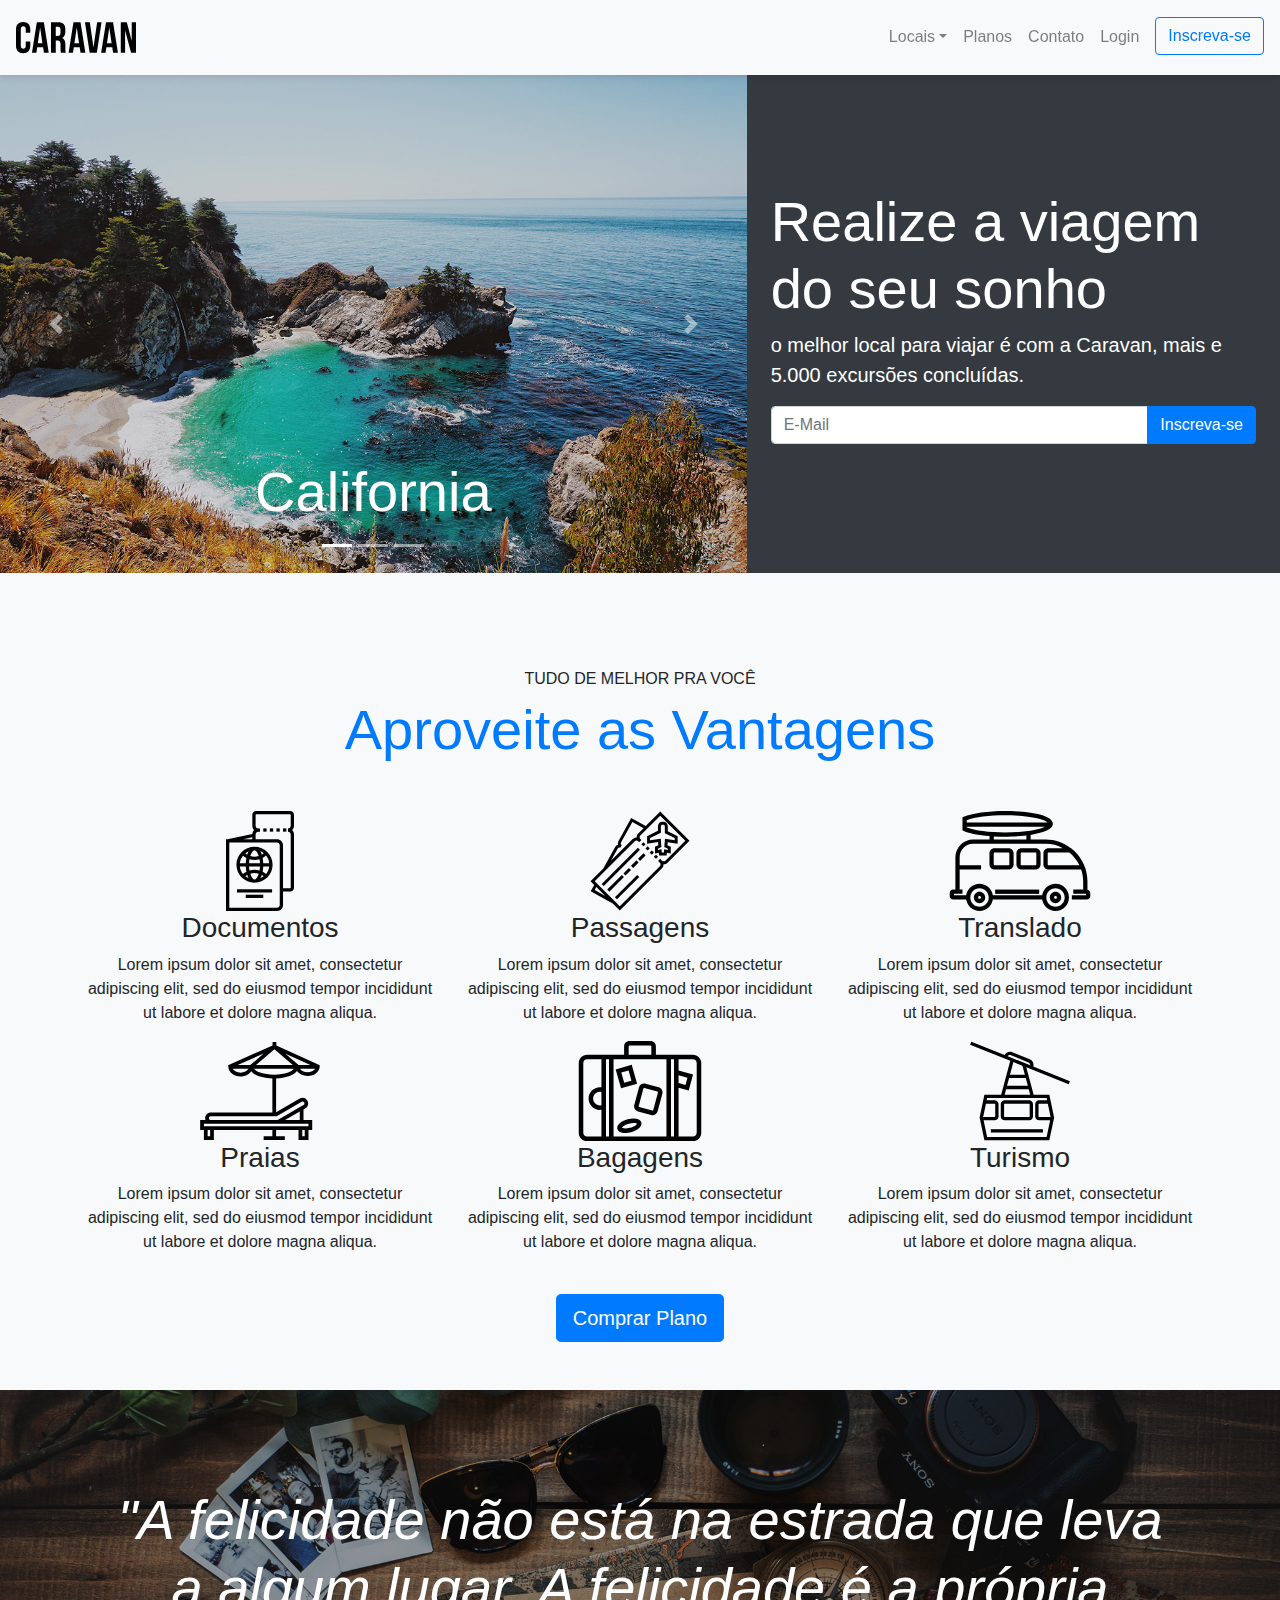
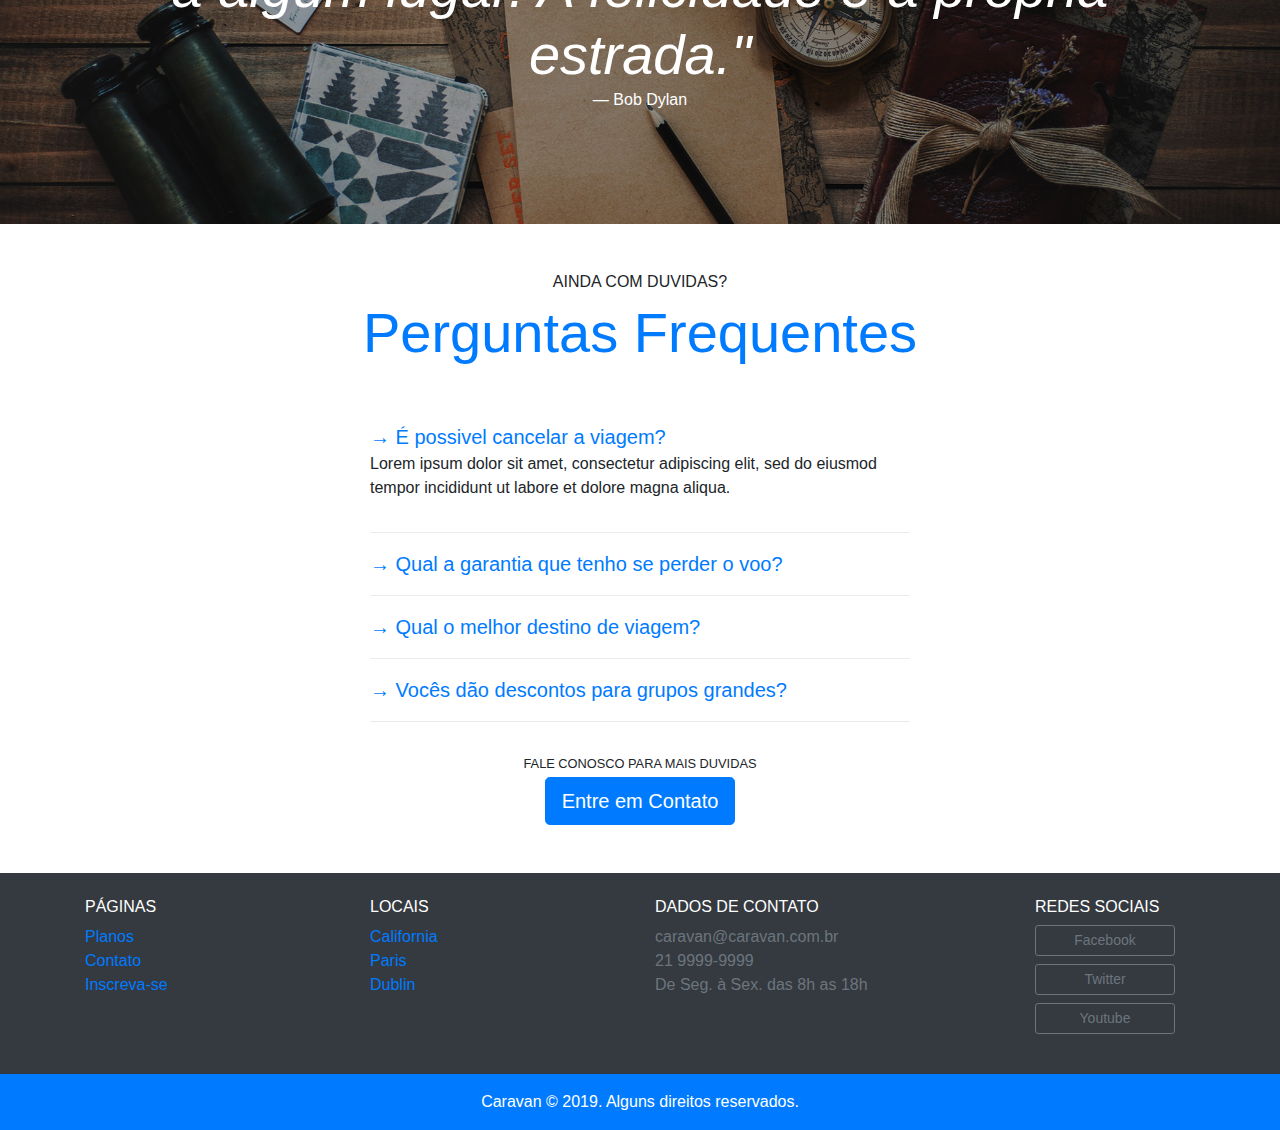
<file: index.html>
<!DOCTYPE html>
<html lang="en">
  <head>
    <meta charset="UTF-8" />
    <meta name="viewport" content="width=device-width, initial-scale=1.0" />
    <meta http-equiv="X-UA-Compatible" content="ie=edge" />
    <link rel="stylesheet" href="css/bootstrap.css" />
    <link rel="stylesheet" href="css/style.css" />
    <title>Caravan</title>
  </head>
  <body>
    <!-- Navbar -->
    <nav class="navbar navbar-expand-md navbar-light bg-light fixed-top py-3 box-shadow">
      <a href="index.html" class="navbar-brand">
        <img src="img/caravan.svg" alt="Caravan" />
      </a>
      <button
        class="navbar-toggler"
        type="button"
        data-toggle="collapse"
        data-target="#navbarSupportedContent"
        aria-controls="navbarSupportedContent"
        aria-expanded="false"
        aria-label="Toggle navigation"
      >
        <span class="navbar-toggler-icon"></span>
      </button>
      <div class="collapse navbar-collapse" id="navbarSupportedContent">
        <ul class="navbar-nav ml-auto">
          <li class="nav-item dropdown">
            <a
              href="#"
              class="nav-link dropdown-toggle"
              id="navbarDropdown"
              role="button"
              data-toggle="dropdown"
              aria-haspopup="true"
              aria-expanded="false"
              >Locais</a
            >
            <div class="dropdown-menu" aria-labelledby="navbarDropdown">
              <a href="local.html" class="dropdown-item">California</a>
              <a href="local.html" class="dropdown-item">Paris</a>
              <a href="local.html" class="dropdown-item">Dublin</a>
            </div>
          </li>
          <li class="nav-item">
            <a href="planos.html" class="nav-link">Planos</a>
          </li>
          <li class="nav-item">
            <a href="contato.html" class="nav-link">Contato</a>
          </li>
          <li class="nav-item">
            <a href="#" data-toggle="modal" data-target="#loginModal" class="nav-link">Login</a>
          </li>
          <li class="nav-item">
            <a href="inscricao.html" class="btn btn-outline-primary ml-md-2">Inscreva-se</a>
          </li>
        </ul>
      </div>
    </nav>
    <!-- End Navbar -->

    <!-- Carousel -->
    <section class="container-fluid">
      <div class="row bg-dark text-white align-items-center">
        <div class="col-lg-7 p-0">
          <div id="caroulselCities" class="carousel slide" data-ride="carousel">
            <ol class="carousel-indicators">
              <li data-target="#caroulselCities" data-slide-to="0" class="active"></li>
              <li data-target="#caroulselCities" data-slide-to="1"></li>
              <li data-target="#caroulselCities" data-slide-to="2"></li>
            </ol>
            <div class="carousel-inner">
              <div class="carousel-item active">
                <img src="img/california.jpg" class="d-block w-100" alt="California" />
                <div class="carousel-caption">
                  <h3 class="display-4">California</h3>
                </div>
              </div>
              <div class="carousel-item">
                <img src="img/dublin.jpg" class="d-block w-100" alt="Dublin" />
                <div class="carousel-caption">
                  <h3 class="display-4">Dublin</h3>
                </div>
              </div>
              <div class="carousel-item">
                <img src="img/paris.jpg" class="d-block w-100" alt="Paris" />
                <div class="carousel-caption">
                  <h3 class="display-4">Paris</h3>
                </div>
              </div>
            </div>
            <a
              class="carousel-control-prev"
              href="#caroulselCities"
              role="button"
              data-slide="prev"
            >
              <span class="carousel-control-prev-icon" aria-hidden="true"></span>
              <span class="sr-only">Previous</span>
            </a>
            <a
              class="carousel-control-next"
              href="#caroulselCities"
              role="button"
              data-slide="next"
            >
              <span class="carousel-control-next-icon" aria-hidden="true"></span>
              <span class="sr-only">Next</span>
            </a>
          </div>
        </div>
        <div class="col-lg-5 p-4 align-self-center">
          <h1 class="display-4">Realize a viagem do seu sonho</h1>
          <p class="lead">
            o melhor local para viajar é com a Caravan, mais e 5.000 excursões concluídas.
          </p>
          <form action="">
            <div class="input-group input-group-lg">
              <div class="input-group mb-3">
                <input
                  type="text"
                  class="form-control"
                  placeholder="E-Mail"
                  aria-label="E-Mail"
                  aria-describedby="button-addon2"
                />
                <div class="input-group-append">
                  <button class="btn btn-primary" type="button" id="button-addon2">
                    Inscreva-se
                  </button>
                </div>
              </div>
            </div>
          </form>
        </div>
      </div>
    </section>
    <!-- End Caroulsel -->
    <!-- Benefits -->
    <section class="py-5 bg-light text-center">
      <div class="container">
        <div class="my-5">
          <span class="h6 d-block">TUDO DE MELHOR PRA VOCÊ</span>
          <h2 class="display-4 text-primary">Aproveite as Vantagens</h2>
        </div>
        <div class="row">
          <div class="col-xl-4 col-md-6">
            <div class="d-flex justify-content-center icon">
              <img src="img/icones/passaporte.svg" alt="Passaporte" />
            </div>
            <h3>Documentos</h3>
            <p>
              Lorem ipsum dolor sit amet, consectetur adipiscing elit, sed do eiusmod tempor
              incididunt ut labore et dolore magna aliqua.
            </p>
          </div>
          <div class="col-xl-4 col-md-6">
            <div class="d-flex justify-content-center icon">
              <img src="img/icones/passagens.svg" alt="Passagens" />
            </div>
            <h3>Passagens</h3>
            <p>
              Lorem ipsum dolor sit amet, consectetur adipiscing elit, sed do eiusmod tempor
              incididunt ut labore et dolore magna aliqua.
            </p>
          </div>
          <div class="col-xl-4 col-md-6">
            <div class="d-flex justify-content-center icon">
              <img src="img/icones/translado.svg" alt="Translado" />
            </div>
            <h3>Translado</h3>
            <p>
              Lorem ipsum dolor sit amet, consectetur adipiscing elit, sed do eiusmod tempor
              incididunt ut labore et dolore magna aliqua.
            </p>
          </div>
          <div class="col-xl-4 col-md-6">
            <div class="d-flex justify-content-center icon">
              <img src="img/icones/praias.svg" alt="Praias" />
            </div>
            <h3>Praias</h3>
            <p>
              Lorem ipsum dolor sit amet, consectetur adipiscing elit, sed do eiusmod tempor
              incididunt ut labore et dolore magna aliqua.
            </p>
          </div>
          <div class="col-xl-4 col-md-6">
            <div class="d-flex justify-content-center icon">
              <img src="img/icones/bagagens.svg" alt="Bagagens" />
            </div>
            <h3>Bagagens</h3>
            <p>
              Lorem ipsum dolor sit amet, consectetur adipiscing elit, sed do eiusmod tempor
              incididunt ut labore et dolore magna aliqua.
            </p>
          </div>
          <div class="col-xl-4 col-md-6">
            <div class="d-flex justify-content-center icon">
              <img src="img/icones/turismo.svg" alt="Turismo" />
            </div>
            <h3>Turismo</h3>
            <p>
              Lorem ipsum dolor sit amet, consectetur adipiscing elit, sed do eiusmod tempor
              incididunt ut labore et dolore magna aliqua.
            </p>
          </div>
        </div>
        <a href="planos.html" class="btn btn-primary btn-lg mt-4">Comprar Plano</a>
      </div>
    </section>
    <!-- End Benefits -->

    <!-- Quote -->
    <section id="home-quote" class="p-md-5">
      <blockquote class="blockquote text-center text-white p-md-5 p-3">
        <p class="m-0 display-4">
          <em>
            "A felicidade não está na estrada que leva a algum lugar. A felicidade é a própria
            estrada."
          </em>
        </p>
        <footer class="blockquote-footer text-white">Bob Dylan</footer>
      </blockquote>
    </section>
    <!-- End Quote -->
    <!-- Perguntas Frequentes -->
    <section class="container">
      <div class="my-5 text-center">
        <span class="h6 d-block">AINDA COM DUVIDAS?</span>
        <h2 class="display-4 text-primary">Perguntas Frequentes</h2>
      </div>

      <div class="row justify-content-center">
        <div class="col-md-6" id="perguntasFrequentes" data-children=".question">
          <div class="question py-2">
            <a
              class="lead"
              data-toggle="collapse"
              data-parent="#perguntasFrequentes"
              href="#pergunta1"
              aria-expanded="true"
              aria-controls="pergunta1"
              >→ É possivel cancelar a viagem?</a
            >
            <div id="pergunta1" class="collapse show" role="tabpanel">
              <p>
                Lorem ipsum dolor sit amet, consectetur adipiscing elit, sed do eiusmod tempor
                incididunt ut labore et dolore magna aliqua.
              </p>
            </div>
          </div>
          <div class="dropdown-divider"></div>
          <div class="question py-2">
            <a
              class="lead"
              data-toggle="collapse"
              data-parent="#perguntasFrequentes"
              href="#pergunta2"
              aria-expanded="true"
              aria-controls="pergunta2"
              >→ Qual a garantia que tenho se perder o voo?</a
            >
            <div id="pergunta2" class="collapse" role="tabpanel">
              <p>
                Lorem ipsum dolor sit amet, consectetur adipiscing elit, sed do eiusmod tempor
                incididunt ut labore et dolore magna aliqua.
              </p>
            </div>
          </div>

          <div class="dropdown-divider"></div>
          <div class="question py-2">
            <a
              class="lead"
              data-toggle="collapse"
              data-parent="#perguntasFrequentes"
              href="#pergunta3"
              aria-expanded="true"
              aria-controls="pergunta3"
              >→ Qual o melhor destino de viagem?</a
            >
            <div id="pergunta3" class="collapse" role="tabpanel">
              <p>
                Lorem ipsum dolor sit amet, consectetur adipiscing elit, sed do eiusmod tempor
                incididunt ut labore et dolore magna aliqua.
              </p>
            </div>
          </div>

          <div class="dropdown-divider"></div>
          <div class="question py-2">
            <a
              class="lead"
              data-toggle="collapse"
              data-parent="#perguntasFrequentes"
              href="#pergunta4"
              aria-expanded="true"
              aria-controls="pergunta4"
              >→ Vocês dão descontos para grupos grandes?</a
            >
            <div id="pergunta4" class="collapse" role="tabpanel">
              <p>
                Lorem ipsum dolor sit amet, consectetur adipiscing elit, sed do eiusmod tempor
                incididunt ut labore et dolore magna aliqua.
              </p>
            </div>
          </div>
          <div class="dropdown-divider"></div>
        </div>
        <!-- end col-6 -->
      </div>
      <!-- end row-->
      <div class="text-center my-4">
        <p class="small m-1">FALE CONOSCO PARA MAIS DUVIDAS</p>
        <a class="btn btn-primary btn-lg" href="contato.html">Entre em Contato</a>
      </div>
    </section>
    <!-- End Perguntas Frequentes -->

    <!-- Footer -->
    <footer class="bg-dark mt-5">
      <div class="container py-4 text-white">
        <div class="row">
          <div class="col-md-3 col-6">
            <h4 class="h6">PÁGINAS</h4>
            <ul class="list-unstyled">
              <li><a href="planos.html">Planos</a></li>
              <li><a href="contato.html">Contato</a></li>
              <li><a href="incricao.html">Inscreva-se</a></li>
            </ul>
          </div>

          <div class="col-md-3 col-6">
            <h4 class="h6">LOCAIS</h4>
            <ul class="list-unstyled">
              <li><a href="local.html">California</a></li>
              <li><a href="local.html">Paris</a></li>
              <li><a href="local.html">Dublin</a></li>
            </ul>
          </div>

          <div class="col-md-4">
            <h4 class="h6">DADOS DE CONTATO</h4>
            <ul class="list-unstyled text-secondary">
              <li>caravan@caravan.com.br</li>
              <li>21 9999-9999</li>
              <li>De Seg. à Sex. das 8h as 18h</li>
            </ul>
          </div>

          <div class="col-md-2">
            <h4 class="h6">REDES SOCIAIS</h4>
            <ul class="list-unstyled">
              <li>
                <a
                  class="btn btn-outline-secondary mb-2 btn-block btn-sm"
                  style="max-width: 140px"
                  href="#"
                  >Facebook</a
                >
              </li>
              <li>
                <a
                  class="btn btn-outline-secondary mb-2 btn-block btn-sm"
                  style="max-width: 140px"
                  href="#"
                  >Twitter</a
                >
              </li>
              <li>
                <a
                  class="btn btn-outline-secondary mb-2 btn-block btn-sm"
                  style="max-width: 140px"
                  href="#"
                  >Youtube</a
                >
              </li>
            </ul>
          </div>
        </div>
      </div>
      <div class="bg-primary text-center py-3">
        <p class="mb-0 text-white">Caravan © 2019. Alguns direitos reservados.</p>
      </div>
    </footer>
    <!-- End Footer -->

    <!-- Modal -->
    <div
      class="modal fade"
      id="loginModal"
      tabindex="-1"
      role="dialog"
      aria-labelledby="LoginModalTitle"
      aria-hidden="true"
    >
      <div class="modal-dialog" role="document">
        <div class="modal-content">
          <div class="modal-header">
            <h5 class="modal-title" id="LoginModalTitle">Entre na sua Conta</h5>
            <button type="button" class="close" data-dismiss="modal" aria-label="Close">
              <span aria-hidden="true">&times;</span>
            </button>
          </div>
          <div class="modal-body">
            <form>
              <div class="form-group">
                <label for="loginEmail">Email Address</label>
                <input type="email" class="form-control" id="loginEmail" />
              </div>
              <div class="form-group">
                <label for="loginPassword">Password</label>
                <input type="password" class="form-control" id="loginPassword" />
              </div>
              <button type="submit" class="btn btn-primary">Entrar na Conta</button>
              <small class="form-text text-muted"
                >Esqueceu sua senha? <a href="#">Clique aqui.</a></small
              >
            </form>
          </div>
        </div>
      </div>
    </div>
    <!-- End Modal -->
    <script src="js/jquery-3.3.1.min.js"></script>
    <script src="js/bootstrap.js"></script>
    <script src="js/app.js"></script>
  </body>
</html>
</file>
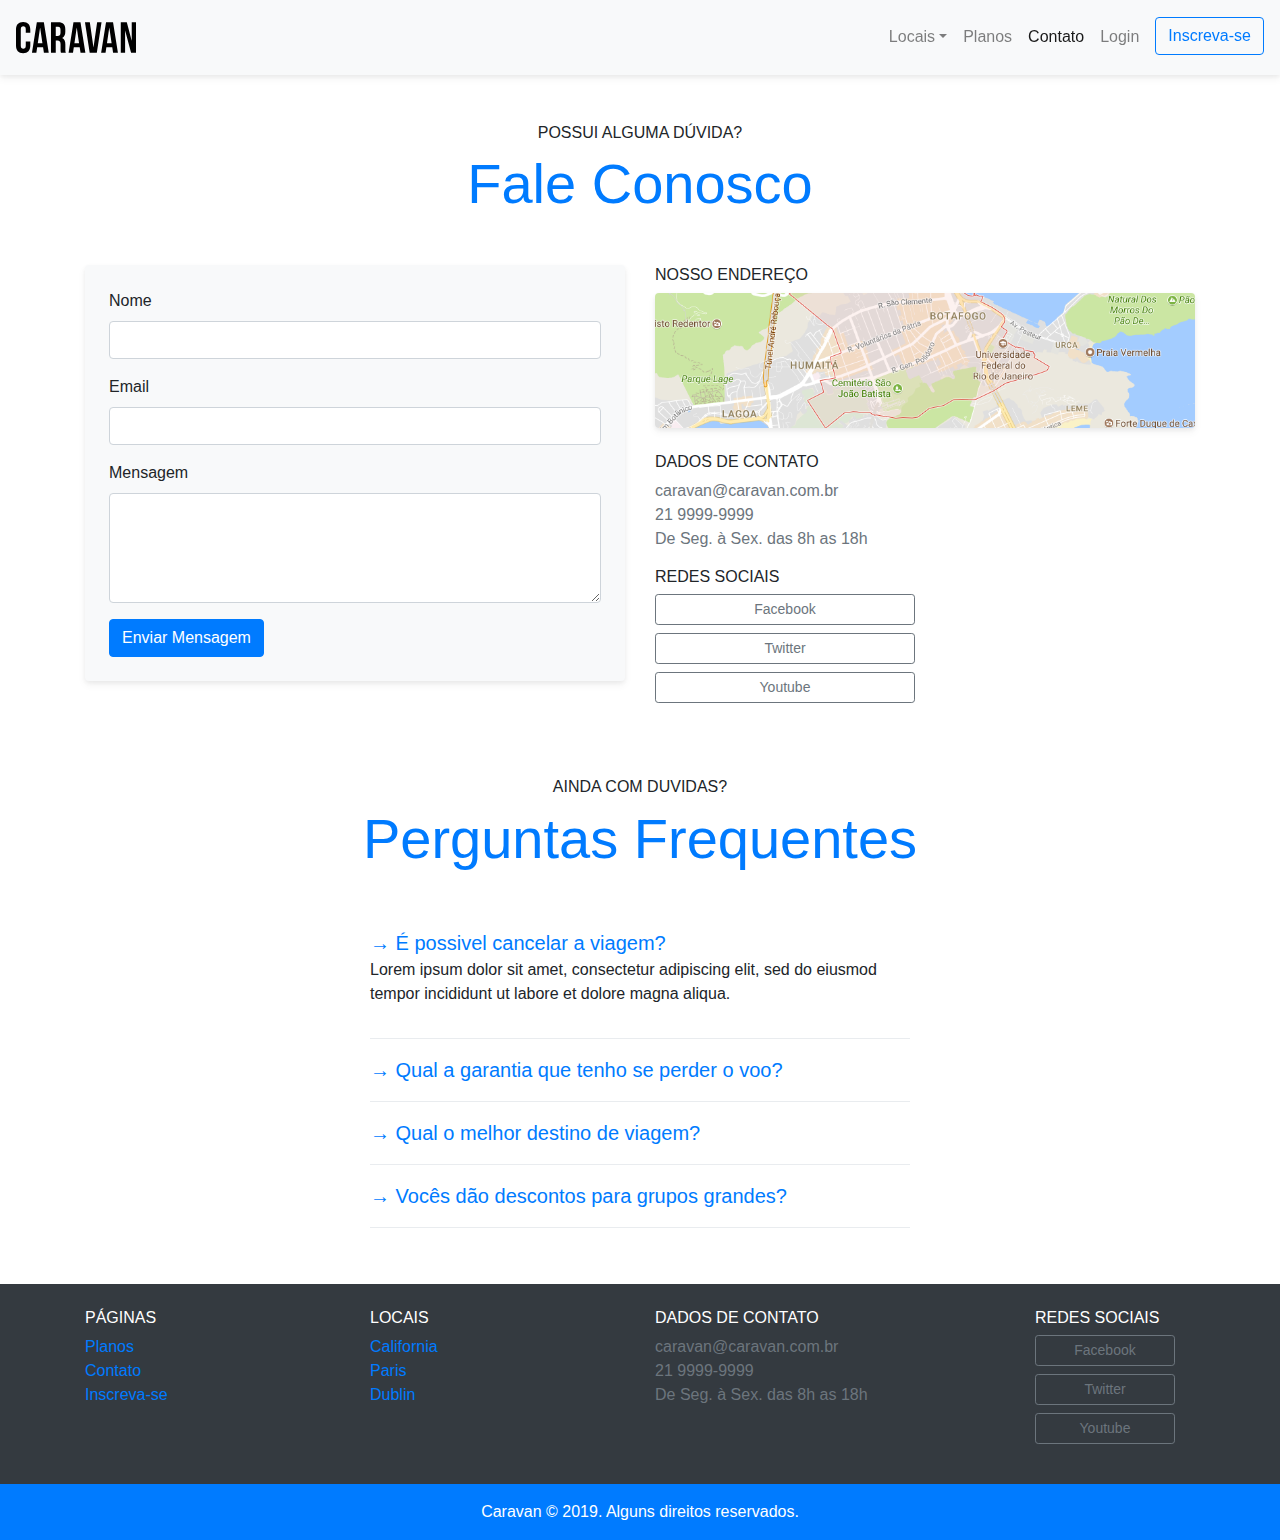
<file: contato.html>
<!DOCTYPE html>
<html lang="en">
  <head>
    <meta charset="UTF-8" />
    <meta name="viewport" content="width=device-width, initial-scale=1.0" />
    <meta http-equiv="X-UA-Compatible" content="ie=edge" />
    <link rel="stylesheet" href="css/bootstrap.css" />
    <link rel="stylesheet" href="css/style.css" />
    <title>Caravan - Contato</title>
  </head>
  <body>
    <!-- Navbar -->
    <nav class="navbar navbar-expand-md navbar-light bg-light fixed-top py-3 box-shadow">
      <a href="index.html" class="navbar-brand">
        <img src="img/caravan.svg" alt="Caravan" />
      </a>
      <button
        class="navbar-toggler"
        type="button"
        data-toggle="collapse"
        data-target="#navbarSupportedContent"
        aria-controls="navbarSupportedContent"
        aria-expanded="false"
        aria-label="Toggle navigation"
      >
        <span class="navbar-toggler-icon"></span>
      </button>
      <div class="collapse navbar-collapse" id="navbarSupportedContent">
        <ul class="navbar-nav ml-auto">
          <li class="nav-item dropdown">
            <a
              href="#"
              class="nav-link dropdown-toggle"
              id="navbarDropdown"
              role="button"
              data-toggle="dropdown"
              aria-haspopup="true"
              aria-expanded="false"
              >Locais</a
            >
            <div class="dropdown-menu" aria-labelledby="navbarDropdown">
              <a href="local.html" class="dropdown-item">California</a>
              <a href="local.html" class="dropdown-item">Paris</a>
              <a href="local.html" class="dropdown-item">Dublin</a>
            </div>
          </li>
          <li class="nav-item">
            <a href="planos.html" class="nav-link">Planos</a>
          </li>
          <li class="nav-item">
            <a href="contato.html" class="nav-link active">Contato</a>
          </li>
          <li class="nav-item">
            <a href="#" data-toggle="modal" data-target="#loginModal" class="nav-link">Login</a>
          </li>
          <li class="nav-item">
            <a href="inscricao.html" class="btn btn-outline-primary ml-md-2">Inscreva-se</a>
          </li>
        </ul>
      </div>
    </nav>
    <!-- End Navbar -->

    <!-- Fale Conosco -->
    <section class="container">
      <div class="my-5 text-center">
        <span class="h6 d-block">POSSUI ALGUMA DÚVIDA?</span>
        <h1 class="display-4 text-primary">Fale Conosco</h1>
      </div>
      <div class="row">
        <div class="col-lg mb-5">
          <form class="bg-light rounded p-4 box-shadow">
            <div class="form-group">
              <label for="clientName">Nome</label>
              <input type="text" class="form-control" id="clientName" />
            </div>
            <div class="form-group">
              <label for="clientEmail">Email</label>
              <input type="email" class="form-control" id="clientEmail" />
            </div>
            <div class="form-group">
              <label for="clientMessage">Mensagem</label>
              <textarea class="form-control" id="clientMessage" rows="4"></textarea>
            </div>
            <button type="submit" class="btn btn-primary">Enviar Mensagem</button>
          </form>
        </div>

        <div class="col-lg">
          <h2 class="h6 ">NOSSO ENDEREÇO</h2>
          <a href="#">
            <img
              src="img/mapa.png"
              class="img-fluid box-shadow rounded mb-4"
              alt="Endereço da Empresa"
            />
          </a>
          <h2 class="h6">DADOS DE CONTATO</h2>
          <ul class="list-unstyled text-secondary">
            <li>caravan@caravan.com.br</li>
            <li>21 9999-9999</li>
            <li>De Seg. à Sex. das 8h as 18h</li>
          </ul>
          <h2 class="h6">REDES SOCIAIS</h2>
          <ul class="list-unstyled" style="max-width: 260px">
            <li>
              <a class="btn btn-outline-secondary mb-2 btn-block btn-sm" href="#">Facebook</a>
            </li>
            <li>
              <a class="btn btn-outline-secondary mb-2 btn-block btn-sm" href="#">Twitter</a>
            </li>
            <li>
              <a class="btn btn-outline-secondary mb-2 btn-block btn-sm" href="#">Youtube</a>
            </li>
          </ul>
        </div>
      </div>
    </section>
    <!-- Fim Fale Conosco -->

    <!-- Perguntas Frequentes -->
    <section class="container">
      <div class="my-5 text-center">
        <span class="h6 d-block">AINDA COM DUVIDAS?</span>
        <h2 class="display-4 text-primary">Perguntas Frequentes</h2>
      </div>

      <div class="row justify-content-center">
        <div class="col-md-6" id="perguntasFrequentes" data-children=".question">
          <div class="question py-2">
            <a
              class="lead"
              data-toggle="collapse"
              data-parent="#perguntasFrequentes"
              href="#pergunta1"
              aria-expanded="true"
              aria-controls="pergunta1"
              >→ É possivel cancelar a viagem?</a
            >
            <div id="pergunta1" class="collapse show" role="tabpanel">
              <p>
                Lorem ipsum dolor sit amet, consectetur adipiscing elit, sed do eiusmod tempor
                incididunt ut labore et dolore magna aliqua.
              </p>
            </div>
          </div>
          <div class="dropdown-divider"></div>
          <div class="question py-2">
            <a
              class="lead"
              data-toggle="collapse"
              data-parent="#perguntasFrequentes"
              href="#pergunta2"
              aria-expanded="true"
              aria-controls="pergunta2"
              >→ Qual a garantia que tenho se perder o voo?</a
            >
            <div id="pergunta2" class="collapse" role="tabpanel">
              <p>
                Lorem ipsum dolor sit amet, consectetur adipiscing elit, sed do eiusmod tempor
                incididunt ut labore et dolore magna aliqua.
              </p>
            </div>
          </div>

          <div class="dropdown-divider"></div>
          <div class="question py-2">
            <a
              class="lead"
              data-toggle="collapse"
              data-parent="#perguntasFrequentes"
              href="#pergunta3"
              aria-expanded="true"
              aria-controls="pergunta3"
              >→ Qual o melhor destino de viagem?</a
            >
            <div id="pergunta3" class="collapse" role="tabpanel">
              <p>
                Lorem ipsum dolor sit amet, consectetur adipiscing elit, sed do eiusmod tempor
                incididunt ut labore et dolore magna aliqua.
              </p>
            </div>
          </div>

          <div class="dropdown-divider"></div>
          <div class="question py-2">
            <a
              class="lead"
              data-toggle="collapse"
              data-parent="#perguntasFrequentes"
              href="#pergunta4"
              aria-expanded="true"
              aria-controls="pergunta4"
              >→ Vocês dão descontos para grupos grandes?</a
            >
            <div id="pergunta4" class="collapse" role="tabpanel">
              <p>
                Lorem ipsum dolor sit amet, consectetur adipiscing elit, sed do eiusmod tempor
                incididunt ut labore et dolore magna aliqua.
              </p>
            </div>
          </div>
          <div class="dropdown-divider"></div>
        </div>
        <!-- end col-6 -->
      </div>
      <!-- end row-->
    </section>
    <!-- End Perguntas Frequentes -->

    <!-- Footer -->
    <footer class="bg-dark mt-5">
      <div class="container py-4 text-white">
        <div class="row">
          <div class="col-md-3 col-6">
            <h4 class="h6">PÁGINAS</h4>
            <ul class="list-unstyled">
              <li><a href="planos.html">Planos</a></li>
              <li><a href="contato.html">Contato</a></li>
              <li><a href="incricao.html">Inscreva-se</a></li>
            </ul>
          </div>

          <div class="col-md-3 col-6">
            <h4 class="h6">LOCAIS</h4>
            <ul class="list-unstyled">
              <li><a href="local.html">California</a></li>
              <li><a href="local.html">Paris</a></li>
              <li><a href="local.html">Dublin</a></li>
            </ul>
          </div>

          <div class="col-md-4">
            <h4 class="h6">DADOS DE CONTATO</h4>
            <ul class="list-unstyled text-secondary">
              <li>caravan@caravan.com.br</li>
              <li>21 9999-9999</li>
              <li>De Seg. à Sex. das 8h as 18h</li>
            </ul>
          </div>

          <div class="col-md-2">
            <h4 class="h6">REDES SOCIAIS</h4>
            <ul class="list-unstyled">
              <li>
                <a
                  class="btn btn-outline-secondary mb-2 btn-block btn-sm"
                  style="max-width: 140px"
                  href="#"
                  >Facebook</a
                >
              </li>
              <li>
                <a
                  class="btn btn-outline-secondary mb-2 btn-block btn-sm"
                  style="max-width: 140px"
                  href="#"
                  >Twitter</a
                >
              </li>
              <li>
                <a
                  class="btn btn-outline-secondary mb-2 btn-block btn-sm"
                  style="max-width: 140px"
                  href="#"
                  >Youtube</a
                >
              </li>
            </ul>
          </div>
        </div>
      </div>
      <div class="bg-primary text-center py-3">
        <p class="mb-0 text-white">Caravan © 2019. Alguns direitos reservados.</p>
      </div>
    </footer>
    <!-- End Footer -->

    <!-- Modal -->
    <div
      class="modal fade"
      id="loginModal"
      tabindex="-1"
      role="dialog"
      aria-labelledby="LoginModalTitle"
      aria-hidden="true"
    >
      <div class="modal-dialog" role="document">
        <div class="modal-content">
          <div class="modal-header">
            <h5 class="modal-title" id="LoginModalTitle">Entre na sua Conta</h5>
            <button type="button" class="close" data-dismiss="modal" aria-label="Close">
              <span aria-hidden="true">&times;</span>
            </button>
          </div>
          <div class="modal-body">
            <form>
              <div class="form-group">
                <label for="loginEmail">Email Address</label>
                <input type="email" class="form-control" id="loginEmail" />
              </div>
              <div class="form-group">
                <label for="loginPassword">Password</label>
                <input type="password" class="form-control" id="loginPassword" />
              </div>
              <button type="submit" class="btn btn-primary">Entrar na Conta</button>
              <small class="form-text text-muted"
                >Esqueceu sua senha? <a href="#">Clique aqui.</a></small
              >
            </form>
          </div>
        </div>
      </div>
    </div>
    <!-- End Modal -->
    <script src="js/jquery-3.3.1.min.js"></script>
    <script src="js/bootstrap.js"></script>
    <script src="js/app.js"></script>
  </body>
</html>
</file>
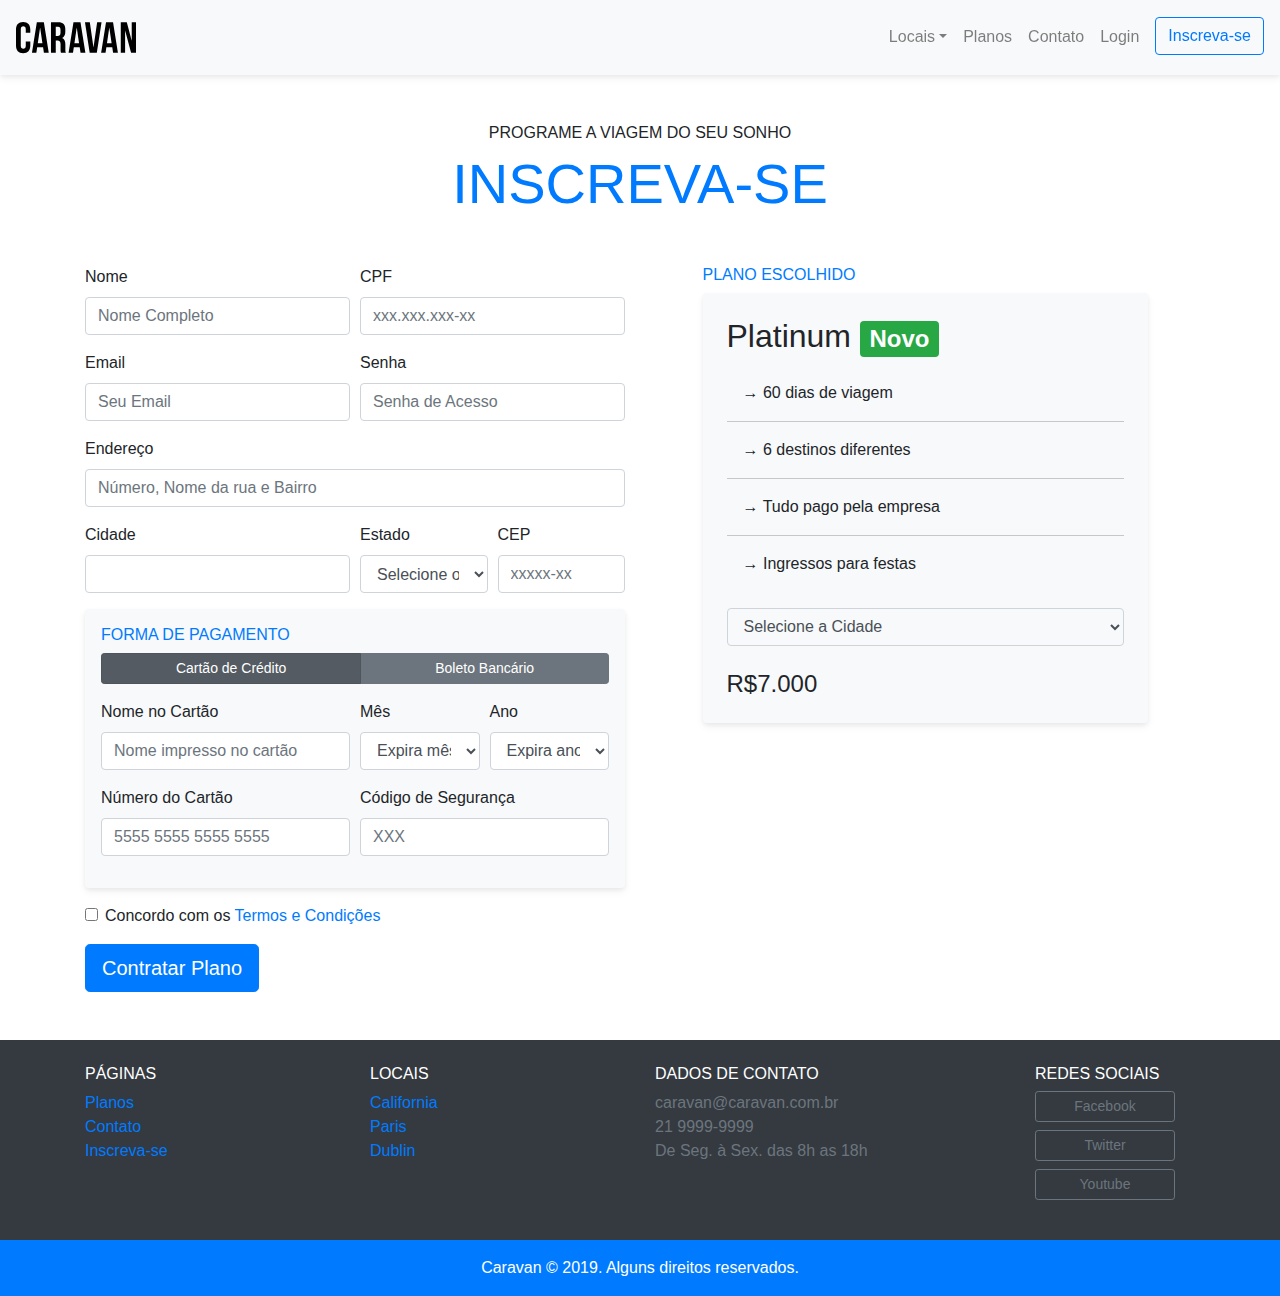
<file: inscricao.html>
<!DOCTYPE html>
<html lang="en">
  <head>
    <meta charset="UTF-8" />
    <meta name="viewport" content="width=device-width, initial-scale=1.0" />
    <meta http-equiv="X-UA-Compatible" content="ie=edge" />
    <link rel="stylesheet" href="css/bootstrap.css" />
    <link rel="stylesheet" href="css/style.css" />
    <title>Caravan - Inscreva-se</title>
  </head>
  <body>
    <!-- Navbar -->
    <nav class="navbar navbar-expand-md navbar-light bg-light fixed-top py-3 box-shadow">
      <a href="index.html" class="navbar-brand">
        <img src="img/caravan.svg" alt="Caravan" />
      </a>
      <button
        class="navbar-toggler"
        type="button"
        data-toggle="collapse"
        data-target="#navbarSupportedContent"
        aria-controls="navbarSupportedContent"
        aria-expanded="false"
        aria-label="Toggle navigation"
      >
        <span class="navbar-toggler-icon"></span>
      </button>
      <div class="collapse navbar-collapse" id="navbarSupportedContent">
        <ul class="navbar-nav ml-auto">
          <li class="nav-item dropdown">
            <a
              href="#"
              class="nav-link dropdown-toggle"
              id="navbarDropdown"
              role="button"
              data-toggle="dropdown"
              aria-haspopup="true"
              aria-expanded="false"
              >Locais</a
            >
            <div class="dropdown-menu" aria-labelledby="navbarDropdown">
              <a href="local.html" class="dropdown-item">California</a>
              <a href="local.html" class="dropdown-item">Paris</a>
              <a href="local.html" class="dropdown-item">Dublin</a>
            </div>
          </li>
          <li class="nav-item">
            <a href="planos.html" class="nav-link">Planos</a>
          </li>
          <li class="nav-item">
            <a href="contato.html" class="nav-link">Contato</a>
          </li>
          <li class="nav-item">
            <a href="#" data-toggle="modal" data-target="#loginModal" class="nav-link">Login</a>
          </li>
          <li class="nav-item">
            <a href="inscricao.html" class="btn btn-outline-primary ml-md-2">Inscreva-se</a>
          </li>
        </ul>
      </div>
    </nav>
    <!-- End Navbar -->

    <!-- Inscreva-se -->
    <section class="container">
      <div class="my-5 text-center">
        <span class="h6 d-block">PROGRAME A VIAGEM DO SEU SONHO</span>
        <h1 class="display-4 text-primary">INSCREVA-SE</h1>
      </div>
      <div class="row">
        <form class="col-lg-6">
          <div class="form-row">
            <div class="form-group col-md-6">
              <label for="NameInput">Nome</label>
              <input type="text" class="form-control" id="NameInput" placeholder="Nome Completo" />
            </div>
            <div class="form-group col-md-6">
              <label for="CPFInput">CPF</label>
              <input type="text" class="form-control" id="CPFInput" placeholder="xxx.xxx.xxx-xx" />
            </div>
            <div class="form-group col-md-6">
              <label for="EmailInput">Email</label>
              <input type="email" class="form-control" id="EmailInput" placeholder="Seu Email" />
            </div>
            <div class="form-group col-md-6">
              <label for="passwordInput">Senha</label>
              <input
                type="password"
                class="form-control"
                id="passwordInput"
                placeholder="Senha de Acesso"
              />
            </div>
            <div class="form-group col-12">
              <label for="addressInput">Endereço</label>
              <input
                type="text"
                class="form-control"
                id="addressInput"
                placeholder="Número, Nome da rua e Bairro"
              />
            </div>
            <div class="form-group col-md-6">
              <label for="cityInput">Cidade</label>
              <input type="text" class="form-control" id="cityInput" />
            </div>
            <div class="form-group col-md-3 col-6">
              <label for="stateInput">Estado</label>
              <select class="form-control" id="stateInput">
                <option>Selecione o Estado</option>
                <option>Rio de Janeiro</option>
                <option>São Paulo</option>
                <option>Ceará</option>
                <option>Pernambuco</option>
              </select>
            </div>
            <div class="form-group col-md-3 col-6">
              <label for="CEPInput">CEP</label>
              <input type="text" class="form-control" id="CEPInput" placeholder="xxxxx-xx" />
            </div>
          </div>
          <div class="bg-light rounded box-shadow p-3 form-group">
            <h2 class="h6 text-primary">FORMA DE PAGAMENTO</h2>
            <nav class="nav btn-group mb-3" id="PaymentForm" role="tablist">
              <button
                class="btn btn-secondary active btn-sm"
                type="button"
                id="nav-card-tab"
                data-toggle="tab"
                href="#nav-card"
                role="tab"
                aria-controls="nav-card"
                aria-selected="true"
              >
                Cartão de Crédito
              </button>
              <button
                class="btn btn-secondary btn-sm"
                type="button"
                id="nav-boleto-tab"
                data-toggle="tab"
                href="#nav-boleto"
                role="tab"
                aria-controls="nav-boleto"
                aria-selected="false"
              >
                Boleto Bancário
              </button>
            </nav>
            <div class="tab-content" id="paymentFormContent">
              <div
                class="tab-pane fade show active"
                id="nav-card"
                role="tabpanel"
                aria-labelledby="nav-card-tab"
              >
                <div class="form-row">
                  <div class="form-group col-md-6">
                    <label for="CardName">Nome no Cartão</label>
                    <input
                      type="text"
                      class="form-control"
                      id="CardName"
                      placeholder="Nome impresso no cartão"
                    />
                  </div>

                  <div class="form-group col-md-3 col-6">
                    <label for="monthInput">Mês</label>
                    <select class="form-control" id="monthInput">
                      <option>Expira mês..</option>
                      <option>01</option>
                      <option>02</option>
                      <option>03</option>
                      <option>04</option>
                    </select>
                  </div>

                  <div class="form-group col-md-3 col-6">
                    <label for="YearInput">Ano</label>
                    <select class="form-control" id="YearInput">
                      <option>Expira ano..</option>
                      <option>2019</option>
                      <option>2020</option>
                      <option>2021</option>
                      <option>2022</option>
                    </select>
                  </div>

                  <div class="form-group col-md-6">
                    <label for="CardNumber">Número do Cartão</label>
                    <input
                      type="text"
                      class="form-control"
                      id="CardNumber"
                      placeholder="5555 5555 5555 5555"
                    />
                  </div>

                  <div class="form-group col-md-6">
                    <label for="CodeInput">Código de Segurança</label>
                    <input type="text" class="form-control" id="CodeInput" placeholder="XXX" />
                  </div>
                </div>
              </div>
              <div
                class="tab-pane fade"
                id="nav-boleto"
                role="tabpanel"
                aria-labelledby="nav-boleto-tab"
              >
                <p class="lead">
                  Clique em contratar plano que enviaremos um boleto para o seu e-mail.
                </p>
              </div>
            </div>
          </div>
          <div class="form-group form-check">
            <input type="checkbox" class="form-check-input" id="exampleCheck1" />
            <label class="form-check-label" for="exampleCheck1"
              >Concordo com os <a class="text-primary" href="#">Termos e Condições</a></label
            >
          </div>
          <button type="submit" class="btn btn-primary btn-lg">Contratar Plano</button>
        </form>

        <div class="col-lg-5 mx-auto order-first order-lg-1 mb-5">
          <h2 class="h6 text-primary ">PLANO ESCOLHIDO</h2>
          <div class="bg-light rounded p-4 box-shadow">
            <h2>Platinum <span class="badge badge-success">Novo</span></h2>
            <ul class="list-unstyled plans-list">
              <li>→ 60 dias de viagem</li>
              <li>→ 6 destinos diferentes</li>
              <li>→ Tudo pago pela empresa</li>
              <li>→ Ingressos para festas</li>
            </ul>
            <form>
              <div class="form-group">
                <select id="inputCities" class="form-control bg-light">
                  <option value="">Selecione a Cidade</option>
                  <option value="dublin">Dublin</option>
                  <option value="paris">Paris</option>
                  <option value="california">California</option>
                </select>
              </div>
            </form>
            <div class="row mt-4">
              <div class="col">
                <span class="h4">R$7.000</span>
              </div>
            </div>
          </div>
        </div>
      </div>
    </section>
    <!-- Fim Inscreva-se -->

    <!-- Footer -->
    <footer class="bg-dark mt-5">
      <div class="container py-4 text-white">
        <div class="row">
          <div class="col-md-3 col-6">
            <h4 class="h6">PÁGINAS</h4>
            <ul class="list-unstyled">
              <li><a href="planos.html">Planos</a></li>
              <li><a href="contato.html">Contato</a></li>
              <li><a href="incricao.html">Inscreva-se</a></li>
            </ul>
          </div>

          <div class="col-md-3 col-6">
            <h4 class="h6">LOCAIS</h4>
            <ul class="list-unstyled">
              <li><a href="local.html">California</a></li>
              <li><a href="local.html">Paris</a></li>
              <li><a href="local.html">Dublin</a></li>
            </ul>
          </div>

          <div class="col-md-4">
            <h4 class="h6">DADOS DE CONTATO</h4>
            <ul class="list-unstyled text-secondary">
              <li>caravan@caravan.com.br</li>
              <li>21 9999-9999</li>
              <li>De Seg. à Sex. das 8h as 18h</li>
            </ul>
          </div>

          <div class="col-md-2">
            <h4 class="h6">REDES SOCIAIS</h4>
            <ul class="list-unstyled">
              <li>
                <a
                  class="btn btn-outline-secondary mb-2 btn-block btn-sm"
                  style="max-width: 140px"
                  href="#"
                  >Facebook</a
                >
              </li>
              <li>
                <a
                  class="btn btn-outline-secondary mb-2 btn-block btn-sm"
                  style="max-width: 140px"
                  href="#"
                  >Twitter</a
                >
              </li>
              <li>
                <a
                  class="btn btn-outline-secondary mb-2 btn-block btn-sm"
                  style="max-width: 140px"
                  href="#"
                  >Youtube</a
                >
              </li>
            </ul>
          </div>
        </div>
      </div>
      <div class="bg-primary text-center py-3">
        <p class="mb-0 text-white">Caravan © 2019. Alguns direitos reservados.</p>
      </div>
    </footer>
    <!-- End Footer -->

    <!-- Modal -->
    <div
      class="modal fade"
      id="loginModal"
      tabindex="-1"
      role="dialog"
      aria-labelledby="LoginModalTitle"
      aria-hidden="true"
    >
      <div class="modal-dialog" role="document">
        <div class="modal-content">
          <div class="modal-header">
            <h5 class="modal-title" id="LoginModalTitle">Entre na sua Conta</h5>
            <button type="button" class="close" data-dismiss="modal" aria-label="Close">
              <span aria-hidden="true">&times;</span>
            </button>
          </div>
          <div class="modal-body">
            <form>
              <div class="form-group">
                <label for="loginEmail">Email Address</label>
                <input type="email" class="form-control" id="loginEmail" />
              </div>
              <div class="form-group">
                <label for="loginPassword">Password</label>
                <input type="password" class="form-control" id="loginPassword" />
              </div>
              <button type="submit" class="btn btn-primary">Entrar na Conta</button>
              <small class="form-text text-muted"
                >Esqueceu sua senha? <a href="#">Clique aqui.</a></small
              >
            </form>
          </div>
        </div>
      </div>
    </div>
    <!-- End Modal -->
    <script src="js/jquery-3.3.1.min.js"></script>
    <script src="js/bootstrap.js"></script>
    <script src="js/app.js"></script>
  </body>
</html>
</file>
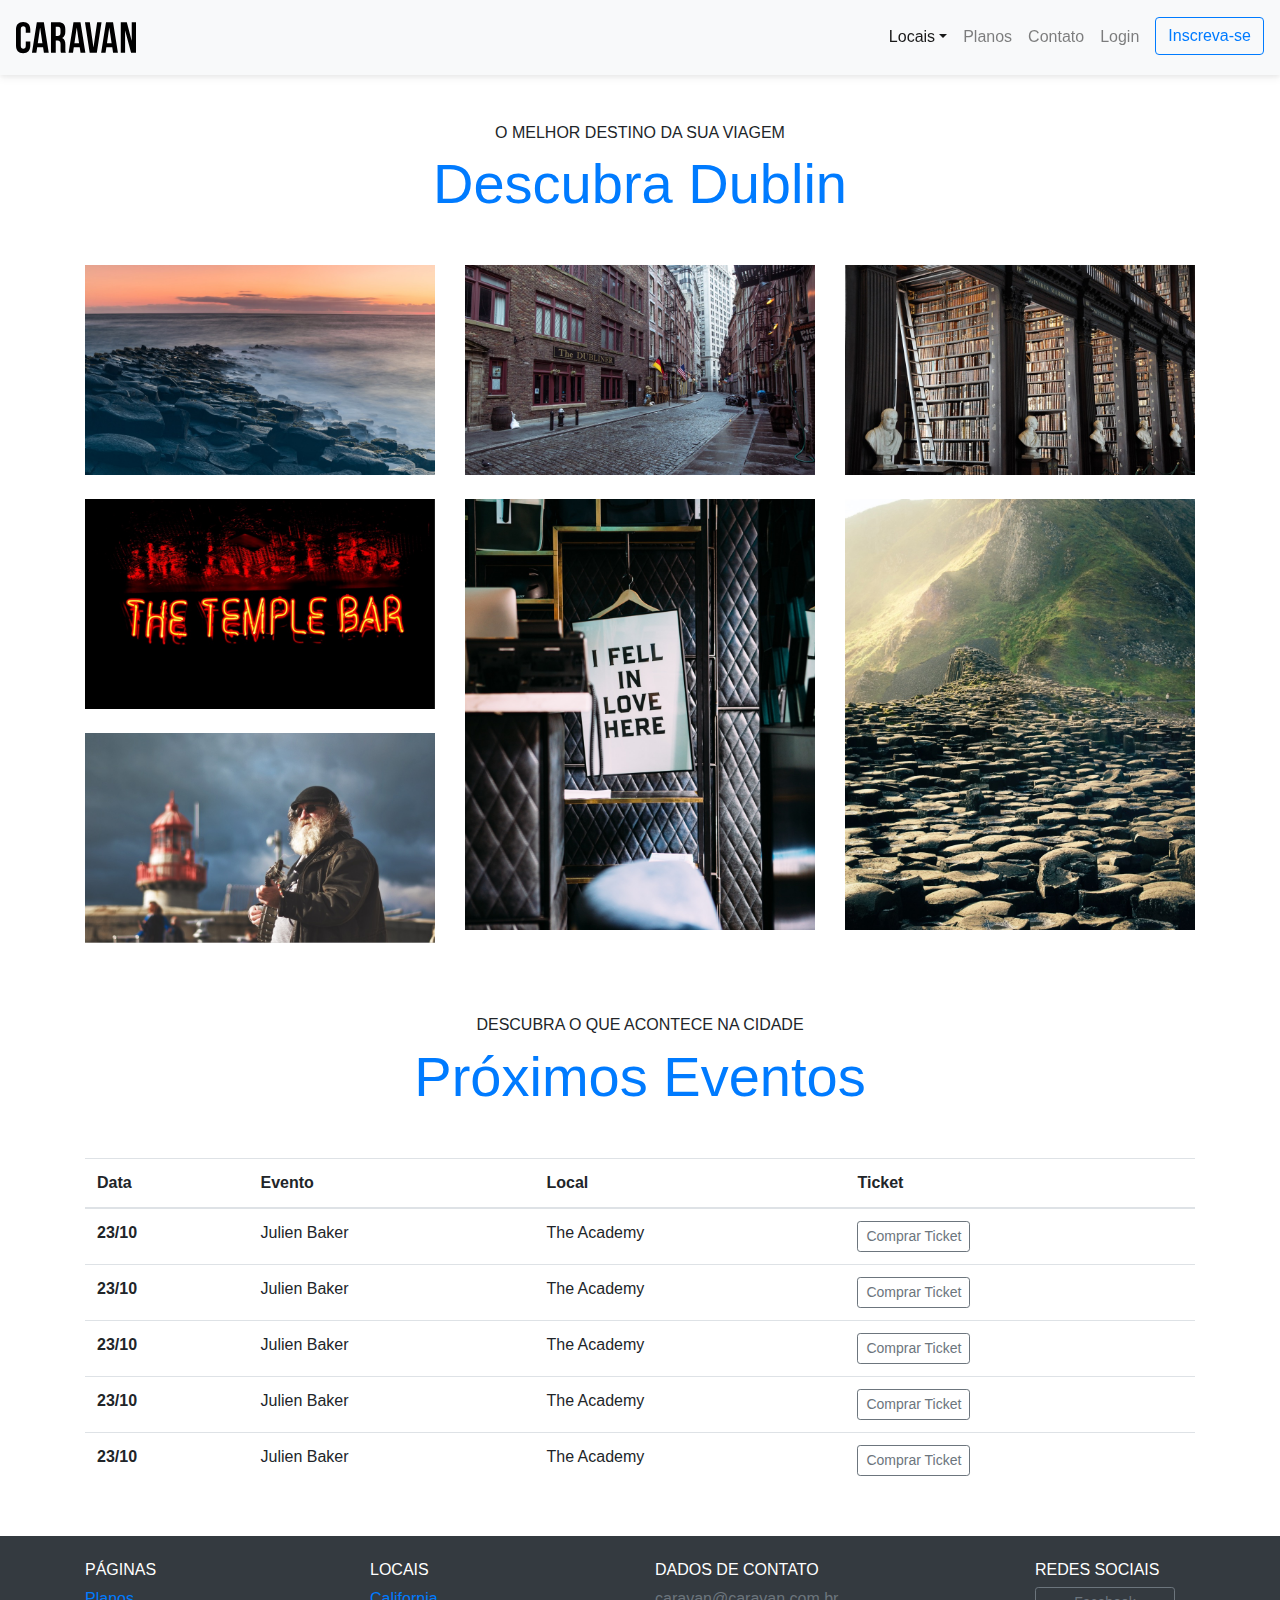
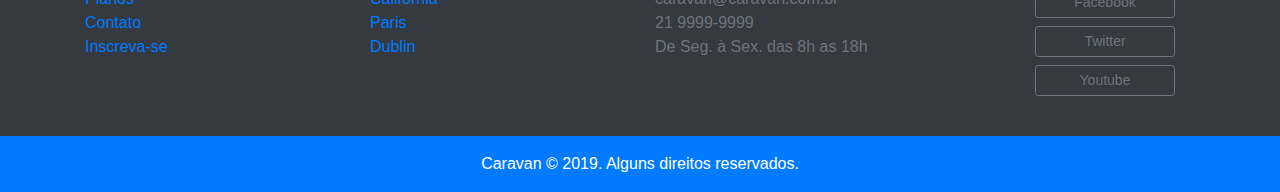
<file: local.html>
<!DOCTYPE html>
<html lang="en">
  <head>
    <meta charset="UTF-8" />
    <meta name="viewport" content="width=device-width, initial-scale=1.0" />
    <meta http-equiv="X-UA-Compatible" content="ie=edge" />
    <link rel="stylesheet" href="css/bootstrap.css" />
    <link rel="stylesheet" href="css/style.css" />
    <title>Caravan - Local</title>
  </head>
  <body>
    <!-- Navbar -->
    <nav class="navbar navbar-expand-md navbar-light bg-light fixed-top py-3 box-shadow">
      <a href="index.html" class="navbar-brand">
        <img src="img/caravan.svg" alt="Caravan" />
      </a>
      <button
        class="navbar-toggler"
        type="button"
        data-toggle="collapse"
        data-target="#navbarSupportedContent"
        aria-controls="navbarSupportedContent"
        aria-expanded="false"
        aria-label="Toggle navigation"
      >
        <span class="navbar-toggler-icon"></span>
      </button>
      <div class="collapse navbar-collapse" id="navbarSupportedContent">
        <ul class="navbar-nav ml-auto">
          <li class="nav-item dropdown">
            <a
              href="#"
              class="nav-link dropdown-toggle active"
              id="navbarDropdown"
              role="button"
              data-toggle="dropdown"
              aria-haspopup="true"
              aria-expanded="false"
              >Locais</a
            >
            <div class="dropdown-menu" aria-labelledby="navbarDropdown">
              <a href="local.html" class="dropdown-item">California</a>
              <a href="local.html" class="dropdown-item">Paris</a>
              <a href="local.html" class="dropdown-item">Dublin</a>
            </div>
          </li>
          <li class="nav-item">
            <a href="planos.html" class="nav-link">Planos</a>
          </li>
          <li class="nav-item">
            <a href="contato.html" class="nav-link">Contato</a>
          </li>
          <li class="nav-item">
            <a href="#" data-toggle="modal" data-target="#loginModal" class="nav-link">Login</a>
          </li>
          <li class="nav-item">
            <a href="inscricao.html" class="btn btn-outline-primary ml-md-2">Inscreva-se</a>
          </li>
        </ul>
      </div>
    </nav>
    <!-- End Navbar -->

    <!-- Benefits -->
    <section class="container text-center">
      <div class="text-center my-5">
        <span class="h6 d-block">O MELHOR DESTINO DA SUA VIAGEM</span>
        <h1 class="display-4 text-primary">Descubra Dublin</h1>
      </div>
      <div class="row">
        <div class="col-md">
          <img src="img/local/foto-1.jpg" alt="Imagem 1" class="img-fluid mb-4" />
          <img src="img/local/foto-2.jpg" alt="Imagem 2" class="img-fluid mb-4" />
          <img src="img/local/foto-3.jpg" alt="Imagem 3" class="img-fluid mb-4" />
        </div>
        <div class="col-md">
          <img src="img/local/foto-4.jpg" alt="Imagem 4" class="img-fluid mb-4" />
          <img src="img/local/foto-5.jpg" alt="Imagem 5" class="img-fluid mb-4" />
        </div>
        <div class="col-md">
          <img src="img/local/foto-6.jpg" alt="Imagem 6" class="img-fluid mb-4" />
          <img src="img/local/foto-7.jpg" alt="Imagem 7" class="img-fluid mb-4" />
        </div>
      </div>
    </section>
    <!-- End Benefits -->

    <!-- Table -->
    <section class="container">
      <div class="text-center my-5">
        <span class="h6 d-block">
          DESCUBRA O QUE ACONTECE NA CIDADE
        </span>
        <h1 class="display-4 text-primary">Próximos Eventos</h1>
      </div>
      <table class="table table-hover table-responsive-md">
        <thead>
          <tr>
            <th scope="col">Data</th>
            <th scope="col">Evento</th>
            <th scope="col">Local</th>
            <th scope="col">Ticket</th>
          </tr>
        </thead>
        <tbody>
          <tr>
            <th scope="row">23/10</th>
            <td>Julien Baker</td>
            <td>The Academy</td>
            <td><a href="#" class="btn btn-outline-secondary btn-sm">Comprar Ticket</a></td>
          </tr>
          <tr>
            <th scope="row">23/10</th>
            <td>Julien Baker</td>
            <td>The Academy</td>
            <td><a href="#" class="btn btn-outline-secondary btn-sm">Comprar Ticket</a></td>
          </tr>
          <tr>
            <th scope="row">23/10</th>
            <td>Julien Baker</td>
            <td>The Academy</td>
            <td><a href="#" class="btn btn-outline-secondary btn-sm">Comprar Ticket</a></td>
          </tr>
          <tr>
            <th scope="row">23/10</th>
            <td>Julien Baker</td>
            <td>The Academy</td>
            <td><a href="#" class="btn btn-outline-secondary btn-sm">Comprar Ticket</a></td>
          </tr>
          <tr>
            <th scope="row">23/10</th>
            <td>Julien Baker</td>
            <td>The Academy</td>
            <td><a href="#" class="btn btn-outline-secondary btn-sm">Comprar Ticket</a></td>
          </tr>
        </tbody>
      </table>
    </section>
    <!-- End Table -->

    <!-- Footer -->
    <footer class="bg-dark mt-5">
      <div class="container py-4 text-white">
        <div class="row">
          <div class="col-md-3 col-6">
            <h4 class="h6">PÁGINAS</h4>
            <ul class="list-unstyled">
              <li><a href="planos.html">Planos</a></li>
              <li><a href="contato.html">Contato</a></li>
              <li><a href="incricao.html">Inscreva-se</a></li>
            </ul>
          </div>

          <div class="col-md-3 col-6">
            <h4 class="h6">LOCAIS</h4>
            <ul class="list-unstyled">
              <li><a href="local.html">California</a></li>
              <li><a href="local.html">Paris</a></li>
              <li><a href="local.html">Dublin</a></li>
            </ul>
          </div>

          <div class="col-md-4">
            <h4 class="h6">DADOS DE CONTATO</h4>
            <ul class="list-unstyled text-secondary">
              <li>caravan@caravan.com.br</li>
              <li>21 9999-9999</li>
              <li>De Seg. à Sex. das 8h as 18h</li>
            </ul>
          </div>

          <div class="col-md-2">
            <h4 class="h6">REDES SOCIAIS</h4>
            <ul class="list-unstyled">
              <li>
                <a
                  class="btn btn-outline-secondary mb-2 btn-block btn-sm"
                  style="max-width: 140px"
                  href="#"
                  >Facebook</a
                >
              </li>
              <li>
                <a
                  class="btn btn-outline-secondary mb-2 btn-block btn-sm"
                  style="max-width: 140px"
                  href="#"
                  >Twitter</a
                >
              </li>
              <li>
                <a
                  class="btn btn-outline-secondary mb-2 btn-block btn-sm"
                  style="max-width: 140px"
                  href="#"
                  >Youtube</a
                >
              </li>
            </ul>
          </div>
        </div>
      </div>
      <div class="bg-primary text-center py-3">
        <p class="mb-0 text-white">Caravan © 2019. Alguns direitos reservados.</p>
      </div>
    </footer>
    <!-- End Footer -->

    <!-- Modal -->
    <div
      class="modal fade"
      id="loginModal"
      tabindex="-1"
      role="dialog"
      aria-labelledby="LoginModalTitle"
      aria-hidden="true"
    >
      <div class="modal-dialog" role="document">
        <div class="modal-content">
          <div class="modal-header">
            <h5 class="modal-title" id="LoginModalTitle">Entre na sua Conta</h5>
            <button type="button" class="close" data-dismiss="modal" aria-label="Close">
              <span aria-hidden="true">&times;</span>
            </button>
          </div>
          <div class="modal-body">
            <form>
              <div class="form-group">
                <label for="loginEmail">Email Address</label>
                <input type="email" class="form-control" id="loginEmail" />
              </div>
              <div class="form-group">
                <label for="loginPassword">Password</label>
                <input type="password" class="form-control" id="loginPassword" />
              </div>
              <button type="submit" class="btn btn-primary">Entrar na Conta</button>
              <small class="form-text text-muted"
                >Esqueceu sua senha? <a href="#">Clique aqui.</a></small
              >
            </form>
          </div>
        </div>
      </div>
    </div>
    <!-- End Modal -->
    <script src="js/jquery-3.3.1.min.js"></script>
    <script src="js/bootstrap.js"></script>
    <script src="js/app.js"></script>
  </body>
</html>
</file>
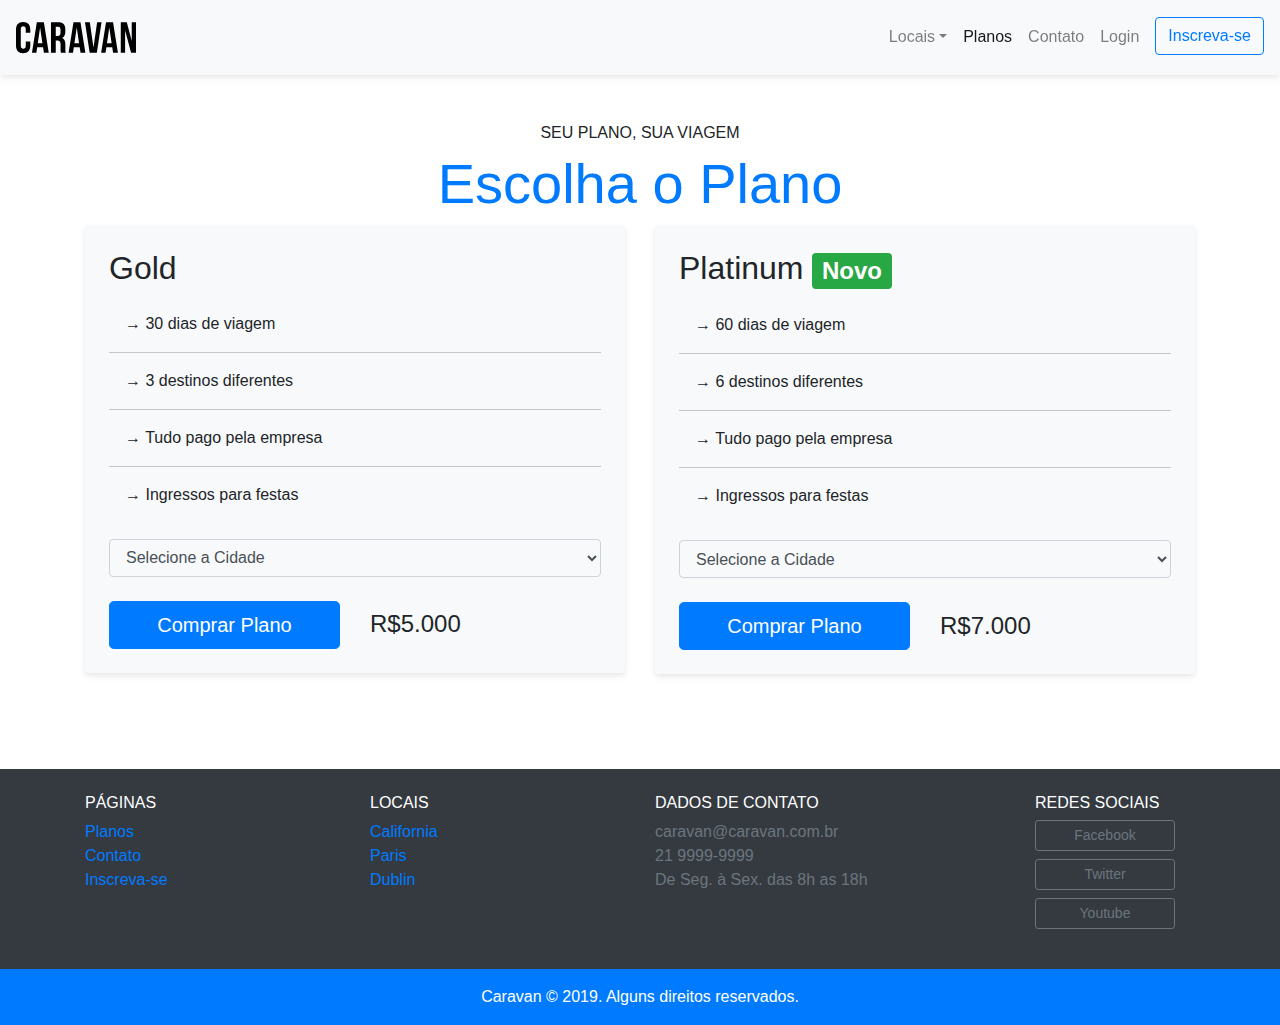
<file: planos.html>
<!DOCTYPE html>
<html lang="en">
  <head>
    <meta charset="UTF-8" />
    <meta name="viewport" content="width=device-width, initial-scale=1.0" />
    <meta http-equiv="X-UA-Compatible" content="ie=edge" />
    <link rel="stylesheet" href="css/bootstrap.css" />
    <link rel="stylesheet" href="css/style.css" />
    <title>Caravan - Planos</title>
  </head>
  <body>
    <!-- Navbar -->
    <nav class="navbar navbar-expand-md navbar-light bg-light fixed-top py-3 box-shadow">
      <a href="index.html" class="navbar-brand">
        <img src="img/caravan.svg" alt="Caravan" />
      </a>
      <button
        class="navbar-toggler"
        type="button"
        data-toggle="collapse"
        data-target="#navbarSupportedContent"
        aria-controls="navbarSupportedContent"
        aria-expanded="false"
        aria-label="Toggle navigation"
      >
        <span class="navbar-toggler-icon"></span>
      </button>
      <div class="collapse navbar-collapse" id="navbarSupportedContent">
        <ul class="navbar-nav ml-auto">
          <li class="nav-item dropdown">
            <a
              href="#"
              class="nav-link dropdown-toggle"
              id="navbarDropdown"
              role="button"
              data-toggle="dropdown"
              aria-haspopup="true"
              aria-expanded="false"
              >Locais</a
            >
            <div class="dropdown-menu" aria-labelledby="navbarDropdown">
              <a href="local.html" class="dropdown-item">California</a>
              <a href="local.html" class="dropdown-item">Paris</a>
              <a href="local.html" class="dropdown-item">Dublin</a>
            </div>
          </li>
          <li class="nav-item">
            <a href="planos.html" class="nav-link active">Planos</a>
          </li>
          <li class="nav-item">
            <a href="contato.html" class="nav-link">Contato</a>
          </li>
          <li class="nav-item">
            <a href="#" data-toggle="modal" data-target="#loginModal" class="nav-link">Login</a>
          </li>
          <li class="nav-item">
            <a href="inscricao.html" class="btn btn-outline-primary ml-md-2">Inscreva-se</a>
          </li>
        </ul>
      </div>
    </nav>
    <!-- End Navbar -->

    <!-- Plans -->
    <section class="container text-center">
      <div class="text-center my-5">
        <span class="h6 d-block">SEU PLANO, SUA VIAGEM</span>
        <h1 class="display-4 text-primary">Escolha o Plano</h1>

        <div class="row text-left">
          <div class="col-md mb-5">
            <div class="bg-light rounded p-4 box-shadow">
              <h2>Gold</h2>
              <ul class="list-unstyled plans-list">
                <li>
                  <span
                    data-toggle="tooltip"
                    data-placement="right"
                    title="Isso mesmo, são 30 dias totais durante a viagem."
                  >
                    → 30 dias de viagem
                  </span>
                </li>
                <li>→ 3 destinos diferentes</li>
                <li>→ Tudo pago pela empresa</li>
                <li>→ Ingressos para festas</li>
              </ul>
              <form>
                <div class="form-group">
                  <select id="inputCities" class="form-control bg-light">
                    <option value="">Selecione a Cidade</option>
                    <option value="dublin">Dublin</option>
                    <option value="paris">Paris</option>
                    <option value="california">California</option>
                  </select>
                </div>
              </form>
              <div class="row mt-4 align-items-center">
                <div class="col-md">
                  <a href="inscricao.html" class="btn btn-primary btn-lg btn-block"
                    >Comprar Plano</a
                  >
                </div>
                <div class="col">
                  <span class="h4">R$5.000</span>
                </div>
              </div>
            </div>
          </div>
          <div class="col">
            <div class="bg-light rounded p-4 box-shadow">
              <h2>Platinum <span class="badge badge-success">Novo</span></h2>
              <ul class="list-unstyled plans-list">
                <li>→ 60 dias de viagem</li>
                <li>→ 6 destinos diferentes</li>
                <li>→ Tudo pago pela empresa</li>
                <li>→ Ingressos para festas</li>
              </ul>
              <form>
                <div class="form-group">
                  <select id="inputCities" class="form-control bg-light">
                    <option value="">Selecione a Cidade</option>
                    <option value="dublin">Dublin</option>
                    <option value="paris">Paris</option>
                    <option value="california">California</option>
                  </select>
                </div>
              </form>
              <div class="row mt-4 align-items-center">
                <div class="col-md">
                  <a href="inscricao.html" class="btn btn-primary btn-lg btn-block"
                    >Comprar Plano</a
                  >
                </div>
                <div class="col">
                  <span class="h4">R$7.000</span>
                </div>
              </div>
            </div>
          </div>
        </div>
      </div>
    </section>
    <!-- End Plans -->

    <!-- Footer -->
    <footer class="bg-dark mt-5">
      <div class="container py-4 text-white">
        <div class="row">
          <div class="col-md-3 col-6">
            <h4 class="h6">PÁGINAS</h4>
            <ul class="list-unstyled">
              <li><a href="planos.html">Planos</a></li>
              <li><a href="contato.html">Contato</a></li>
              <li><a href="incricao.html">Inscreva-se</a></li>
            </ul>
          </div>

          <div class="col-md-3 col-6">
            <h4 class="h6">LOCAIS</h4>
            <ul class="list-unstyled">
              <li><a href="local.html">California</a></li>
              <li><a href="local.html">Paris</a></li>
              <li><a href="local.html">Dublin</a></li>
            </ul>
          </div>

          <div class="col-md-4">
            <h4 class="h6">DADOS DE CONTATO</h4>
            <ul class="list-unstyled text-secondary">
              <li>caravan@caravan.com.br</li>
              <li>21 9999-9999</li>
              <li>De Seg. à Sex. das 8h as 18h</li>
            </ul>
          </div>

          <div class="col-md-2">
            <h4 class="h6">REDES SOCIAIS</h4>
            <ul class="list-unstyled">
              <li>
                <a
                  class="btn btn-outline-secondary mb-2 btn-block btn-sm"
                  style="max-width: 140px"
                  href="#"
                  >Facebook</a
                >
              </li>
              <li>
                <a
                  class="btn btn-outline-secondary mb-2 btn-block btn-sm"
                  style="max-width: 140px"
                  href="#"
                  >Twitter</a
                >
              </li>
              <li>
                <a
                  class="btn btn-outline-secondary mb-2 btn-block btn-sm"
                  style="max-width: 140px"
                  href="#"
                  >Youtube</a
                >
              </li>
            </ul>
          </div>
        </div>
      </div>
      <div class="bg-primary text-center py-3">
        <p class="mb-0 text-white">Caravan © 2019. Alguns direitos reservados.</p>
      </div>
    </footer>
    <!-- End Footer -->

    <!-- Modal -->
    <div
      class="modal fade"
      id="loginModal"
      tabindex="-1"
      role="dialog"
      aria-labelledby="LoginModalTitle"
      aria-hidden="true"
    >
      <div class="modal-dialog" role="document">
        <div class="modal-content">
          <div class="modal-header">
            <h5 class="modal-title" id="LoginModalTitle">Entre na sua Conta</h5>
            <button type="button" class="close" data-dismiss="modal" aria-label="Close">
              <span aria-hidden="true">&times;</span>
            </button>
          </div>
          <div class="modal-body">
            <form>
              <div class="form-group">
                <label for="loginEmail">Email Address</label>
                <input type="email" class="form-control" id="loginEmail" />
              </div>
              <div class="form-group">
                <label for="loginPassword">Password</label>
                <input type="password" class="form-control" id="loginPassword" />
              </div>
              <button type="submit" class="btn btn-primary">Entrar na Conta</button>
              <small class="form-text text-muted"
                >Esqueceu sua senha? <a href="#">Clique aqui.</a></small
              >
            </form>
          </div>
        </div>
      </div>
    </div>
    <!-- End Modal -->
    <script src="js/jquery-3.3.1.min.js"></script>
    <script src="js/bootstrap.js"></script>
    <script src="js/app.js"></script>
  </body>
</html>
</file>
<file: css/style.css>
body {
  padding-top: 75px;
}
.box-shadow {
  box-shadow: 0 2px 4px 0px rgba(0, 0, 0, 0.05), 0 4px 8px rgba(0, 0, 0, 0.05);
}

.icon {
  height: 100px;
}

#home-quote {
  background: url('../img/bg-quote.jpg') center center;
  background-size: cover;
}

@media (max-width: 767px) {
  #home-quote .display-4 {
    font-size: 2.5rem;
  }
  body {
    padding: 0px;
  }
  .fixed-top {
    position: relative;
  }
}
.plans-list li + li {
  border-top: 1px solid rgba(0, 0, 0, 0.2);
}
.plans-list li {
  padding: 1rem;
}
</file>
